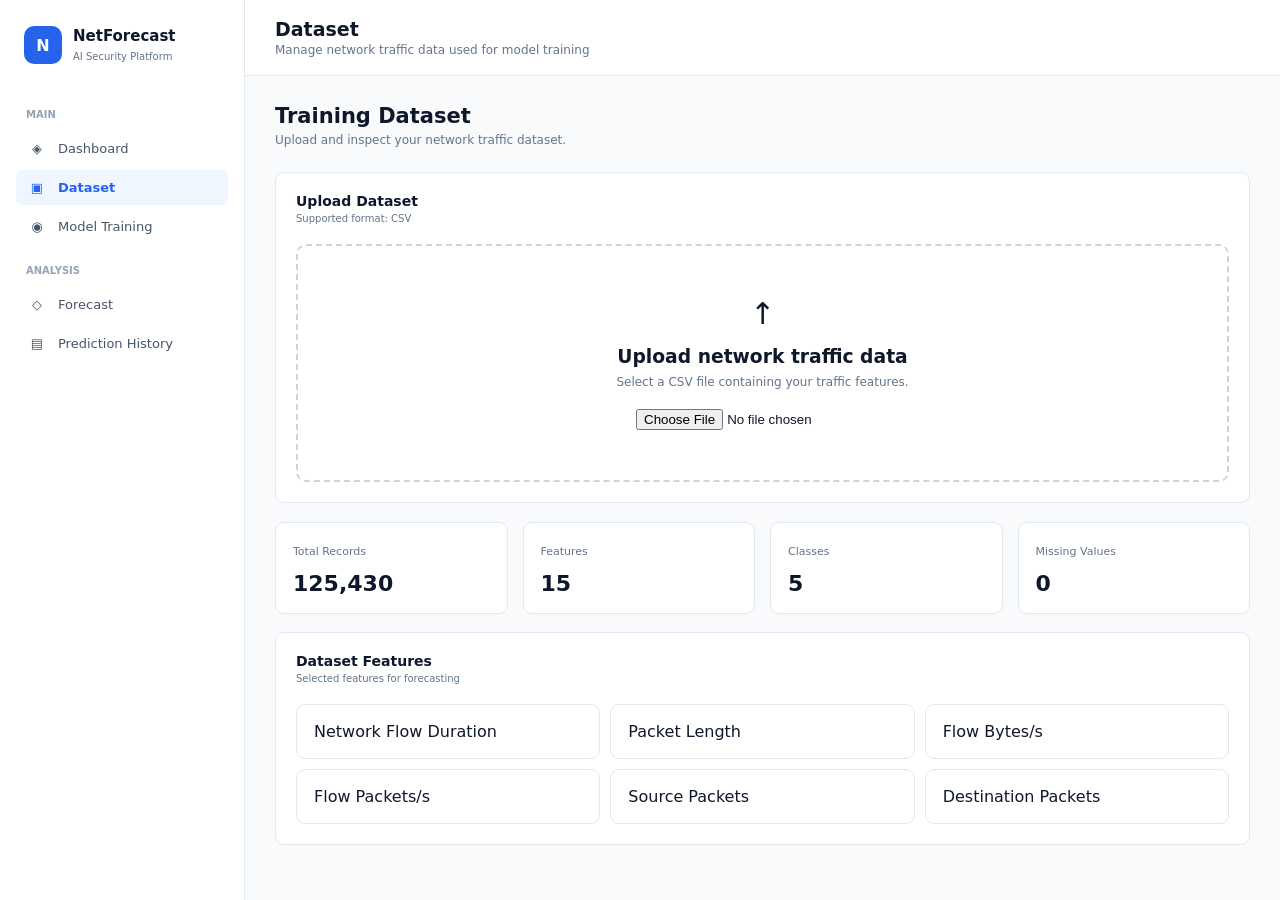
<file: frontend/dataset.html>
<!DOCTYPE html>
<html lang="en">

<head>

    <meta charset="UTF-8">

    <meta
        name="viewport"
        content="width=device-width, initial-scale=1.0"
    >

    <title>Dataset | NetForecast</title>

    <link rel="stylesheet" href="css/style.css">

</head>

<body>

<div class="app">

    <aside class="sidebar">

        <div class="brand">

            <div class="brand-icon">N</div>

            <div>
                <h2>NetForecast</h2>
                <span>AI Security Platform</span>
            </div>

        </div>

        <nav class="navigation">

            <p class="nav-title">MAIN</p>

            <a href="index.html" class="nav-item">
                <span>◈</span>
                Dashboard
            </a>

            <a href="dataset.html" class="nav-item active">
                <span>▣</span>
                Dataset
            </a>

            <a href="training.html" class="nav-item">
                <span>◉</span>
                Model Training
            </a>

            <p class="nav-title">ANALYSIS</p>

            <a href="forecast.html" class="nav-item">
                <span>◇</span>
                Forecast
            </a>

            <a href="history.html" class="nav-item">
                <span>▤</span>
                Prediction History
            </a>

        </nav>

    </aside>


    <main class="main">

        <header class="topbar">

            <div>

                <h1>Dataset</h1>

                <p>
                    Manage network traffic data used for model training
                </p>

            </div>

        </header>


        <section class="content">

            <div class="page-intro">

                <div>

                    <h2>Training Dataset</h2>

                    <p>
                        Upload and inspect your network traffic dataset.
                    </p>

                </div>

            </div>


            <div class="panel">

                <div class="panel-header">

                    <div>

                        <h3>Upload Dataset</h3>

                        <p>
                            Supported format: CSV
                        </p>

                    </div>

                </div>


                <div
                    style="
                    border:2px dashed #cbd5e1;
                    border-radius:10px;
                    padding:50px 20px;
                    text-align:center;
                    "
                >

                    <div
                        style="
                        font-size:30px;
                        margin-bottom:15px;
                        "
                    >
                        ↑
                    </div>

                    <h3>
                        Upload network traffic data
                    </h3>

                    <p
                        style="
                        color:#64748b;
                        font-size:12px;
                        margin:8px 0 20px;
                        "
                    >
                        Select a CSV file containing your traffic features.
                    </p>

                    <input
                        type="file"
                        id="datasetFile"
                        accept=".csv"
                    >

                </div>

            </div>


            <br>


            <div class="stats-grid">

                <div class="stat-card">

                    <span
                        style="
                        color:#64748b;
                        font-size:11px;
                        "
                    >
                        Total Records
                    </span>

                    <h3>125,430</h3>

                </div>


                <div class="stat-card">

                    <span
                        style="
                        color:#64748b;
                        font-size:11px;
                        "
                    >
                        Features
                    </span>

                    <h3>15</h3>

                </div>


                <div class="stat-card">

                    <span
                        style="
                        color:#64748b;
                        font-size:11px;
                        "
                    >
                        Classes
                    </span>

                    <h3>5</h3>

                </div>


                <div class="stat-card">

                    <span
                        style="
                        color:#64748b;
                        font-size:11px;
                        "
                    >
                        Missing Values
                    </span>

                    <h3>0</h3>

                </div>

            </div>


            <div class="panel">

                <div class="panel-header">

                    <div>

                        <h3>Dataset Features</h3>

                        <p>
                            Selected features for forecasting
                        </p>

                    </div>

                </div>


                <div
                    style="
                    display:grid;
                    grid-template-columns:
                    repeat(3,1fr);
                    gap:10px;
                    "
                >

                    <div class="stat-card">
                        Network Flow Duration
                    </div>

                    <div class="stat-card">
                        Packet Length
                    </div>

                    <div class="stat-card">
                        Flow Bytes/s
                    </div>

                    <div class="stat-card">
                        Flow Packets/s
                    </div>

                    <div class="stat-card">
                        Source Packets
                    </div>

                    <div class="stat-card">
                        Destination Packets
                    </div>

                </div>

            </div>

        </section>

    </main>

</div>

</body>

</html>
</file>
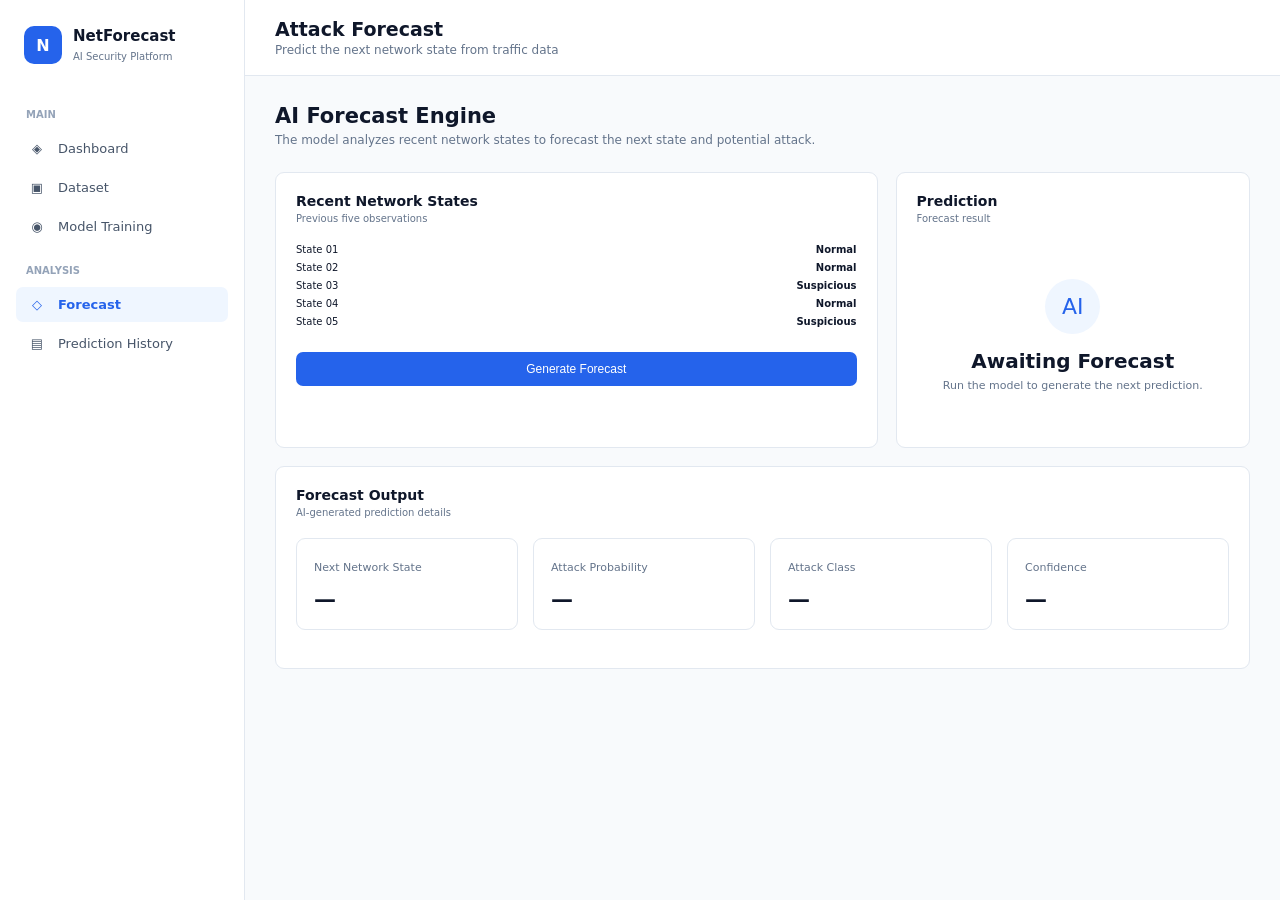
<file: frontend/forecast.html>
<!DOCTYPE html>

<html lang="en">

<head>

<meta charset="UTF-8">

<meta
    name="viewport"
    content="width=device-width, initial-scale=1.0"
>

<title>Forecast | NetForecast</title>

<link rel="stylesheet" href="css/style.css">

</head>


<body>


<div class="app">


<aside class="sidebar">

    <div class="brand">

        <div class="brand-icon">N</div>

        <div>

            <h2>NetForecast</h2>

            <span>AI Security Platform</span>

        </div>

    </div>


    <nav class="navigation">

        <p class="nav-title">MAIN</p>

        <a href="index.html" class="nav-item">
            <span>◈</span>
            Dashboard
        </a>

        <a href="dataset.html" class="nav-item">
            <span>▣</span>
            Dataset
        </a>

        <a href="training.html" class="nav-item">
            <span>◉</span>
            Model Training
        </a>


        <p class="nav-title">ANALYSIS</p>

        <a href="forecast.html" class="nav-item active">
            <span>◇</span>
            Forecast
        </a>

        <a href="history.html" class="nav-item">
            <span>▤</span>
            Prediction History
        </a>

    </nav>

</aside>


<main class="main">


<header class="topbar">

    <div>

        <h1>Attack Forecast</h1>

        <p>
            Predict the next network state from traffic data
        </p>

    </div>

</header>


<section class="content">


<div class="page-intro">

    <div>

        <h2>AI Forecast Engine</h2>

        <p>
            The model analyzes recent network states to forecast
            the next state and potential attack.
        </p>

    </div>

</div>


<div class="dashboard-grid">


<div class="panel">

    <div class="panel-header">

        <div>

            <h3>Recent Network States</h3>

            <p>
                Previous five observations
            </p>

        </div>

    </div>


    <div class="attack-list">


        <div class="attack-row">

            <span>State 01</span>

            <strong>Normal</strong>

        </div>


        <div class="attack-row">

            <span>State 02</span>

            <strong>Normal</strong>

        </div>


        <div class="attack-row">

            <span>State 03</span>

            <strong>Suspicious</strong>

        </div>


        <div class="attack-row">

            <span>State 04</span>

            <strong>Normal</strong>

        </div>


        <div class="attack-row">

            <span>State 05</span>

            <strong>Suspicious</strong>

        </div>


    </div>


    <button
        class="primary-button"
        style="
        border:0;
        width:100%;
        margin-top:25px;
        "
        onclick="runForecast()"
    >

        Generate Forecast

    </button>

</div>


<div class="panel">


    <div class="panel-header">

        <div>

            <h3>Prediction</h3>

            <p>
                Forecast result
            </p>

        </div>

    </div>


    <div
        id="forecastResult"
        style="
        text-align:center;
        padding:35px 10px;
        "
    >

        <div
            style="
            width:55px;
            height:55px;
            background:#eff6ff;
            color:#2563eb;
            border-radius:50%;
            display:flex;
            align-items:center;
            justify-content:center;
            margin:auto;
            font-size:22px;
            "
        >

            AI

        </div>


        <h2
            style="
            margin-top:15px;
            font-size:20px;
            "
        >

            Awaiting Forecast

        </h2>


        <p
            style="
            color:#64748b;
            font-size:11px;
            margin-top:6px;
            "
        >

            Run the model to generate the next prediction.

        </p>

    </div>


</div>


</div>


<div class="panel">


<div class="panel-header">

    <div>

        <h3>Forecast Output</h3>

        <p>
            AI-generated prediction details
        </p>

    </div>

</div>


<div class="stats-grid">


<div class="stat-card">

    <span
        style="
        color:#64748b;
        font-size:11px;
        "
    >
        Next Network State
    </span>

    <h3 id="nextState">
        —
    </h3>

</div>


<div class="stat-card">

    <span
        style="
        color:#64748b;
        font-size:11px;
        "
    >
        Attack Probability
    </span>

    <h3 id="attackProbability">
        —
    </h3>

</div>


<div class="stat-card">

    <span
        style="
        color:#64748b;
        font-size:11px;
        "
    >
        Attack Class
    </span>

    <h3 id="attackClass">
        —
    </h3>

</div>


<div class="stat-card">

    <span
        style="
        color:#64748b;
        font-size:11px;
        "
    >
        Confidence
    </span>

    <h3 id="confidence">
        —
    </h3>

</div>


</div>


</div>


</section>


</main>


</div>


<script>

async function runForecast() {

    const API_URL =
        "https://network-attack-forecasting-o3eq.onrender.com/api/forecast";

    const states = [
        [0,0,0,0,0,0,0,0,0,0,0,0,0,0,0],
        [0,0,0,0,0,0,0,0,0,0,0,0,0,0,0],
        [0,0,0,0,0,0,0,0,0,0,0,0,0,0,0],
        [0,0,0,0,0,0,0,0,0,0,0,0,0,0,0],
        [0,0,0,0,0,0,0,0,0,0,0,0,0,0,0]
    ];

    const button = document.querySelector(
        "button[onclick='runForecast()']"
    );

    if (button) {
        button.disabled = true;
        button.textContent = "Generating...";
    }

    try {

        const response = await fetch(API_URL, {
            method: "POST",
            headers: {
                "Content-Type": "application/json"
            },
            body: JSON.stringify({
                states: states
            })
        });

        const data = await response.json();

        if (!response.ok || !data.success) {
            throw new Error(
                data.error || "Forecast request failed"
            );
        }

        const prediction = data.prediction;

        document.getElementById("nextState").textContent =
            prediction.class;

        const probabilities =
            prediction.probabilities;

        const attackProbability = Math.max(
            probabilities.DOS_DDOS,
            probabilities.RECONNAISSANCE
        );

        document.getElementById("attackProbability").textContent =
            (attackProbability * 100).toFixed(1) + "%";

        document.getElementById("attackClass").textContent =
            prediction.class;

        document.getElementById("confidence").textContent =
            (
                Math.max(...Object.values(probabilities)) * 100
            ).toFixed(1) + "%";

        document.getElementById("forecastResult").innerHTML = `

            <div
                style="
                width:55px;
                height:55px;
                background:#eff6ff;
                color:#2563eb;
                border-radius:50%;
                display:flex;
                align-items:center;
                justify-content:center;
                margin:auto;
                font-size:22px;
                "
            >
                AI
            </div>

            <h2
                style="
                margin-top:15px;
                font-size:20px;
                "
            >
                ${prediction.class}
            </h2>

            <p
                style="
                color:#64748b;
                font-size:11px;
                margin-top:6px;
                "
            >
                Live prediction from the deployed
                PyTorch forecasting model.
            </p>

        `;

        console.log("Live forecast:", data);

    } catch (error) {

        console.error(error);

        document.getElementById("forecastResult").innerHTML = `

            <h2>Forecast unavailable</h2>

            <p
                style="
                color:#64748b;
                font-size:11px;
                margin-top:6px;
                "
            >
                ${error.message}
            </p>

        `;

    } finally {

        if (button) {
            button.disabled = false;
            button.textContent = "Generate Forecast";
        }

    }

}
</script>


</body>

</html>
</file>
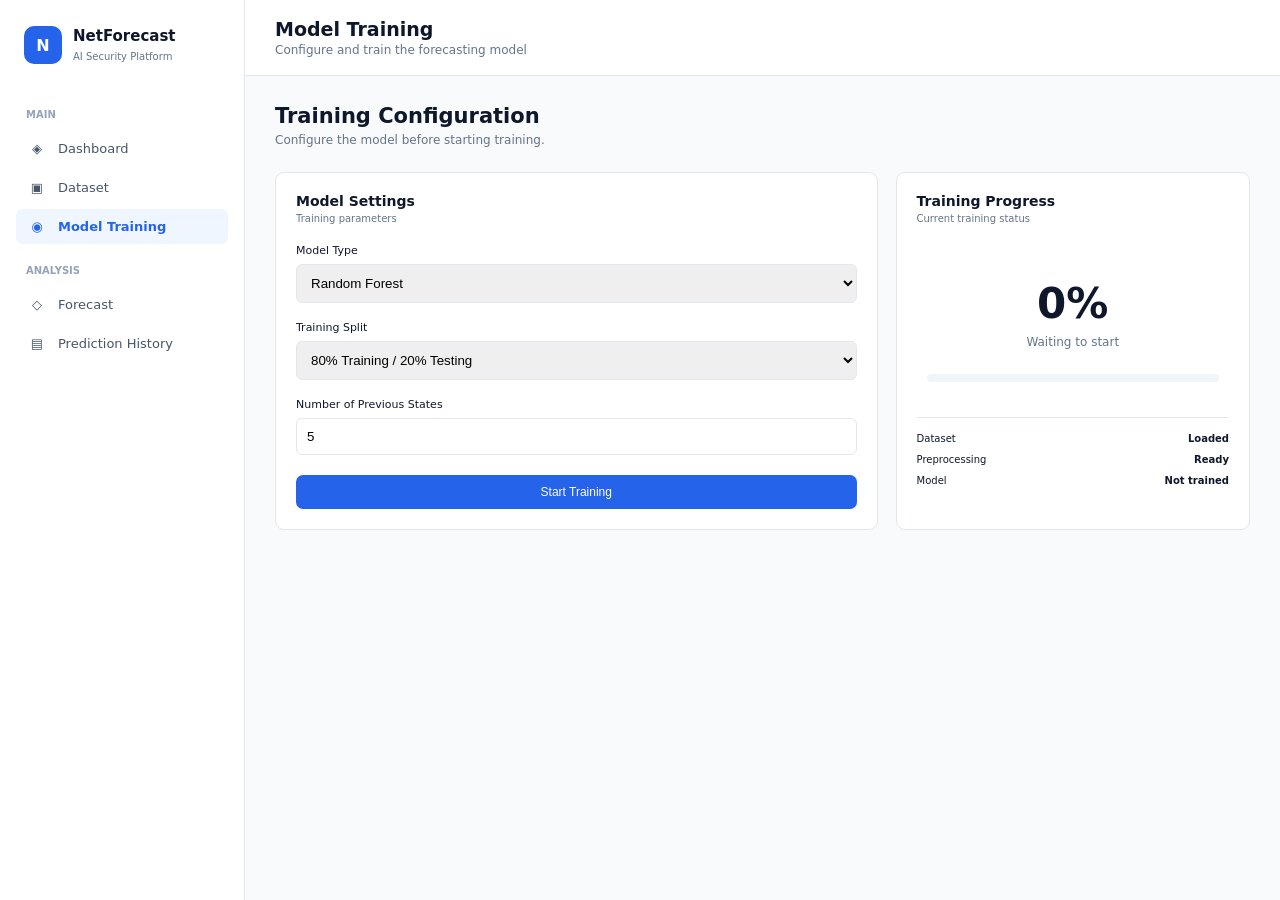
<file: frontend/training.html>
<!DOCTYPE html>

<html lang="en">

<head>

<meta charset="UTF-8">

<meta
    name="viewport"
    content="width=device-width, initial-scale=1.0"
>

<title>Model Training | NetForecast</title>

<link rel="stylesheet" href="css/style.css">

</head>


<body>

<div class="app">


<aside class="sidebar">

    <div class="brand">

        <div class="brand-icon">N</div>

        <div>
            <h2>NetForecast</h2>
            <span>AI Security Platform</span>
        </div>

    </div>


    <nav class="navigation">

        <p class="nav-title">MAIN</p>

        <a href="index.html" class="nav-item">
            <span>◈</span>
            Dashboard
        </a>

        <a href="dataset.html" class="nav-item">
            <span>▣</span>
            Dataset
        </a>

        <a href="training.html" class="nav-item active">
            <span>◉</span>
            Model Training
        </a>

        <p class="nav-title">ANALYSIS</p>

        <a href="forecast.html" class="nav-item">
            <span>◇</span>
            Forecast
        </a>

        <a href="history.html" class="nav-item">
            <span>▤</span>
            Prediction History
        </a>

    </nav>

</aside>


<main class="main">


<header class="topbar">

    <div>

        <h1>Model Training</h1>

        <p>
            Configure and train the forecasting model
        </p>

    </div>

</header>


<section class="content">


<div class="page-intro">

    <div>

        <h2>Training Configuration</h2>

        <p>
            Configure the model before starting training.
        </p>

    </div>

</div>


<div class="dashboard-grid">


<div class="panel">

    <div class="panel-header">

        <div>

            <h3>Model Settings</h3>

            <p>
                Training parameters
            </p>

        </div>

    </div>


    <label
        style="
        display:block;
        font-size:11px;
        margin-bottom:7px;
        "
    >
        Model Type
    </label>


    <select
        style="
        width:100%;
        padding:10px;
        border:1px solid #e2e8f0;
        border-radius:6px;
        margin-bottom:18px;
        "
    >

        <option>Random Forest</option>

        <option>XGBoost</option>

        <option>Neural Network</option>

        <option>LSTM</option>

    </select>


    <label
        style="
        display:block;
        font-size:11px;
        margin-bottom:7px;
        "
    >
        Training Split
    </label>


    <select
        style="
        width:100%;
        padding:10px;
        border:1px solid #e2e8f0;
        border-radius:6px;
        margin-bottom:18px;
        "
    >

        <option>80% Training / 20% Testing</option>

        <option>70% Training / 30% Testing</option>

    </select>


    <label
        style="
        display:block;
        font-size:11px;
        margin-bottom:7px;
        "
    >
        Number of Previous States
    </label>


    <input
        type="number"
        value="5"
        style="
        width:100%;
        padding:10px;
        border:1px solid #e2e8f0;
        border-radius:6px;
        "
    >


    <button
        class="primary-button"
        style="
        border:0;
        width:100%;
        margin-top:20px;
        "
        onclick="startTraining()"
    >
        Start Training
    </button>

</div>


<div class="panel">

    <div class="panel-header">

        <div>

            <h3>Training Progress</h3>

            <p>
                Current training status
            </p>

        </div>

    </div>


    <div
        style="
        text-align:center;
        padding:35px 10px;
        "
    >

        <div
            id="trainingCircle"
            style="
            font-size:42px;
            font-weight:700;
            "
        >
            0%
        </div>


        <p
            id="trainingStatus"
            style="
            font-size:12px;
            color:#64748b;
            margin-top:7px;
            "
        >
            Waiting to start
        </p>


        <div
            style="
            height:8px;
            background:#f1f5f9;
            border-radius:10px;
            margin-top:25px;
            overflow:hidden;
            "
        >

            <div
                id="trainingProgress"
                style="
                width:0%;
                height:100%;
                background:#2563eb;
                transition:width .4s;
                "
            ></div>

        </div>

    </div>


    <div
        style="
        border-top:1px solid #e2e8f0;
        padding-top:15px;
        "
    >

        <div class="attack-row">

            <span>Dataset</span>

            <strong>Loaded</strong>

        </div>


        <div
            class="attack-row"
            style="margin-top:10px;"
        >

            <span>Preprocessing</span>

            <strong>Ready</strong>

        </div>


        <div
            class="attack-row"
            style="margin-top:10px;"
        >

            <span>Model</span>

            <strong>Not trained</strong>

        </div>

    </div>

</div>


</div>


</section>


</main>

</div>


<script>

function startTraining() {

    const progress =
        document.getElementById("trainingProgress");

    const circle =
        document.getElementById("trainingCircle");

    const status =
        document.getElementById("trainingStatus");

    let value = 0;

    status.textContent =
        "Training model...";


    const interval =
        setInterval(() => {

            value += 5;

            progress.style.width =
                value + "%";

            circle.textContent =
                value + "%";


            if (value >= 100) {

                clearInterval(interval);

                status.textContent =
                    "Training completed";

            }

        }, 150);

}

</script>


</body>

</html>
</file>
<file: frontend/css/style.css>
* {
    margin: 0;
    padding: 0;
    box-sizing: border-box;
}

:root {
    --primary: #2563eb;
    --primary-light: #eff6ff;

    --background: #f8fafc;
    --surface: #ffffff;

    --text: #0f172a;
    --muted: #64748b;

    --border: #e2e8f0;

    --success: #16a34a;
    --warning: #d97706;
    --danger: #dc2626;

    --sidebar: 245px;
}

body {
    font-family:
        Inter,
        ui-sans-serif,
        system-ui,
        -apple-system,
        BlinkMacSystemFont,
        "Segoe UI",
        sans-serif;

    background: var(--background);
    color: var(--text);
}


/* APP */

.app {
    min-height: 100vh;
    display: flex;
}


/* SIDEBAR */

.sidebar {
    width: var(--sidebar);
    height: 100vh;

    position: fixed;
    left: 0;
    top: 0;

    background: var(--surface);
    border-right: 1px solid var(--border);

    display: flex;
    flex-direction: column;

    padding: 22px 16px;
}


/* BRAND */

.brand {
    display: flex;
    align-items: center;
    gap: 11px;

    padding: 4px 8px 28px;
}

.brand-icon {
    width: 38px;
    height: 38px;

    border-radius: 10px;

    background: var(--primary);
    color: white;

    display: flex;
    align-items: center;
    justify-content: center;

    font-weight: 700;
}

.brand h2 {
    font-size: 15px;
}

.brand span {
    font-size: 10px;
    color: var(--muted);
}


/* NAV */

.navigation {
    display: flex;
    flex-direction: column;
    gap: 4px;
}

.nav-title {
    font-size: 10px;
    font-weight: 600;
    color: #94a3b8;

    margin: 17px 10px 7px;
}

.nav-item {
    text-decoration: none;
    color: #475569;

    display: flex;
    align-items: center;

    gap: 12px;

    padding: 10px 12px;

    border-radius: 7px;

    font-size: 13px;

    transition: 0.2s;
}

.nav-item span {
    width: 18px;
    text-align: center;
}

.nav-item:hover {
    background: #f8fafc;
    color: var(--text);
}

.nav-item.active {
    background: var(--primary-light);
    color: var(--primary);
    font-weight: 600;
}


/* SIDEBAR STATUS */

.sidebar-bottom {
    margin-top: auto;
}

.model-status {
    display: flex;
    gap: 10px;

    padding: 12px;

    border: 1px solid var(--border);
    border-radius: 8px;
}

.status-dot {
    width: 8px;
    height: 8px;

    background: var(--success);

    border-radius: 50%;

    margin-top: 5px;
}

.model-status strong {
    display: block;
    font-size: 11px;
}

.model-status small {
    color: var(--muted);
    font-size: 10px;
}


/* MAIN */

.main {
    margin-left: var(--sidebar);

    width: calc(100% - var(--sidebar));
}


/* TOPBAR */

.topbar {
    height: 76px;

    background: white;
    border-bottom: 1px solid var(--border);

    padding: 0 30px;

    display: flex;
    align-items: center;
    justify-content: space-between;
}

.topbar h1 {
    font-size: 19px;
}

.topbar p {
    font-size: 12px;
    color: var(--muted);
    margin-top: 3px;
}

.topbar-right {
    display: flex;
    align-items: center;
    gap: 25px;
}

.system-indicator {
    display: flex;
    align-items: center;
    gap: 7px;

    font-size: 12px;
    color: #475569;
}

.system-indicator span {
    width: 7px;
    height: 7px;
    border-radius: 50%;
    background: var(--success);
}

.profile {
    display: flex;
    align-items: center;
    gap: 9px;
}

.avatar {
    width: 34px;
    height: 34px;

    border-radius: 8px;

    background: #e0e7ff;
    color: #3730a3;

    display: flex;
    align-items: center;
    justify-content: center;

    font-size: 11px;
    font-weight: 700;
}

.profile strong {
    display: block;
    font-size: 11px;
}

.profile small {
    font-size: 9px;
    color: var(--muted);
}


/* CONTENT */

.content {
    padding: 28px 30px 40px;
}

.page-intro {
    display: flex;
    justify-content: space-between;
    align-items: center;

    margin-bottom: 25px;
}

.page-intro h2 {
    font-size: 21px;
}

.page-intro p {
    color: var(--muted);
    font-size: 12px;

    margin-top: 5px;
}


/* BUTTONS */

.primary-button,
.secondary-button {
    text-decoration: none;

    display: inline-flex;
    align-items: center;
    justify-content: center;

    border-radius: 7px;

    padding: 10px 15px;

    font-size: 12px;

    cursor: pointer;
}

.primary-button {
    background: var(--primary);
    color: white;
}

.secondary-button {
    border: 1px solid var(--border);
    color: #334155;

    width: 100%;
    margin-top: 20px;
}

.primary-button:hover {
    opacity: 0.9;
}


/* STATS */

.stats-grid {
    display: grid;

    grid-template-columns:
        repeat(4, 1fr);

    gap: 15px;

    margin-bottom: 18px;
}

.stat-card {
    background: white;

    border: 1px solid var(--border);

    border-radius: 9px;

    padding: 17px;
}

.stat-header {
    display: flex;
    align-items: center;
    justify-content: space-between;

    color: var(--muted);

    font-size: 11px;
}

.stat-icon {
    width: 27px;
    height: 27px;

    border-radius: 6px;

    background: #f1f5f9;

    display: flex;
    align-items: center;
    justify-content: center;

    color: var(--primary);
}

.stat-icon.success {
    color: var(--success);
}

.stat-card h3 {
    font-size: 22px;

    margin-top: 12px;
}

.stat-card p {
    font-size: 10px;
    color: var(--muted);

    margin-top: 4px;
}

.stat-card .positive {
    color: var(--success);
}

.status-text {
    color: var(--success);
}


/* PANELS */

.dashboard-grid {
    display: grid;

    grid-template-columns:
        1.7fr 1fr;

    gap: 18px;

    margin-bottom: 18px;
}

.panel {
    background: white;

    border: 1px solid var(--border);

    border-radius: 9px;

    padding: 20px;
}

.panel-header {
    display: flex;
    align-items: flex-start;
    justify-content: space-between;

    margin-bottom: 20px;
}

.panel-header h3 {
    font-size: 14px;
}

.panel-header p {
    font-size: 10px;
    color: var(--muted);

    margin-top: 4px;
}

.panel-header select {
    border: 1px solid var(--border);

    border-radius: 5px;

    padding: 7px;

    color: #475569;

    font-size: 10px;

    background: white;
}


/* CHART */

.chart-container {
    height: 240px;
}


/* BADGE */

.badge {
    font-size: 9px;

    padding: 5px 8px;

    border-radius: 20px;

    font-weight: 600;
}

.badge.low {
    background: #f0fdf4;
    color: var(--success);
}


/* FORECAST */

.forecast-result {
    display: flex;

    align-items: center;

    gap: 15px;

    padding: 17px;

    background: #f8fafc;

    border-radius: 8px;
}

.forecast-icon {
    width: 42px;
    height: 42px;

    border-radius: 50%;

    background: #dcfce7;

    color: var(--success);

    display: flex;
    align-items: center;
    justify-content: center;

    font-weight: 700;
}

.forecast-result span {
    color: var(--muted);
    font-size: 10px;
}

.forecast-result h2 {
    font-size: 17px;

    margin: 3px 0;
}

.forecast-result p {
    font-size: 10px;
    color: var(--muted);
}

.forecast-details {
    display: grid;

    grid-template-columns:
        repeat(3, 1fr);

    gap: 10px;

    margin-top: 20px;
}

.forecast-details div {
    border-top: 1px solid var(--border);

    padding-top: 12px;
}

.forecast-details span {
    display: block;

    font-size: 9px;

    color: var(--muted);

    margin-bottom: 5px;
}

.forecast-details strong {
    font-size: 10px;
}


/* PIPELINE */

.pipeline {
    display: flex;
    align-items: center;

    margin-top: 25px;
}

.pipeline-step {
    display: flex;

    align-items: center;

    gap: 8px;
}

.pipeline-circle {
    width: 27px;
    height: 27px;

    border-radius: 50%;

    display: flex;
    align-items: center;
    justify-content: center;

    font-size: 10px;
}

.completed .pipeline-circle {
    background: #dcfce7;
    color: var(--success);
}

.current .pipeline-circle {
    background: var(--primary-light);
    color: var(--primary);
}

.pipeline-step strong {
    display: block;

    font-size: 10px;
}

.pipeline-step span {
    display: block;

    font-size: 9px;

    color: var(--muted);
}

.pipeline-line {
    height: 1px;

    background: var(--border);

    flex: 1;

    margin: 0 10px;
}


/* ATTACK LIST */

.attack-list {
    display: flex;
    flex-direction: column;

    gap: 7px;
}

.attack-row {
    display: flex;
    justify-content: space-between;

    font-size: 10px;
}

.attack-name {
    display: flex;
    align-items: center;
    gap: 7px;
}

.dot {
    width: 7px;
    height: 7px;

    border-radius: 50%;
}

.dot.normal {
    background: var(--success);
}

.dot.warning {
    background: var(--warning);
}

.dot.danger {
    background: var(--danger);
}

.dot.purple {
    background: #7c3aed;
}

.progress {
    height: 5px;

    background: #f1f5f9;

    border-radius: 10px;

    overflow: hidden;

    margin-bottom: 6px;
}

.progress span {
    display: block;

    height: 100%;

    background: var(--primary);

    border-radius: 10px;
}


/* RESPONSIVE */

@media (max-width: 1000px) {

    .sidebar {
        width: 200px;
    }

    .main {
        margin-left: 200px;

        width: calc(100% - 200px);
    }

    .stats-grid {
        grid-template-columns:
            repeat(2, 1fr);
    }

    .dashboard-grid {
        grid-template-columns: 1fr;
    }
}


@media (max-width: 700px) {

    .sidebar {
        display: none;
    }

    .main {
        margin-left: 0;
        width: 100%;
    }

    .topbar {
        padding: 0 18px;
    }

    .content {
        padding: 20px;
    }

    .topbar-right {
        display: none;
    }

    .page-intro {
        align-items: flex-start;

        flex-direction: column;

        gap: 15px;
    }

    .stats-grid {
        grid-template-columns: 1fr;
    }

    .pipeline {
        flex-direction: column;
        align-items: flex-start;
        gap: 12px;
    }

    .pipeline-line {
        display: none;
    }

}
</file>
